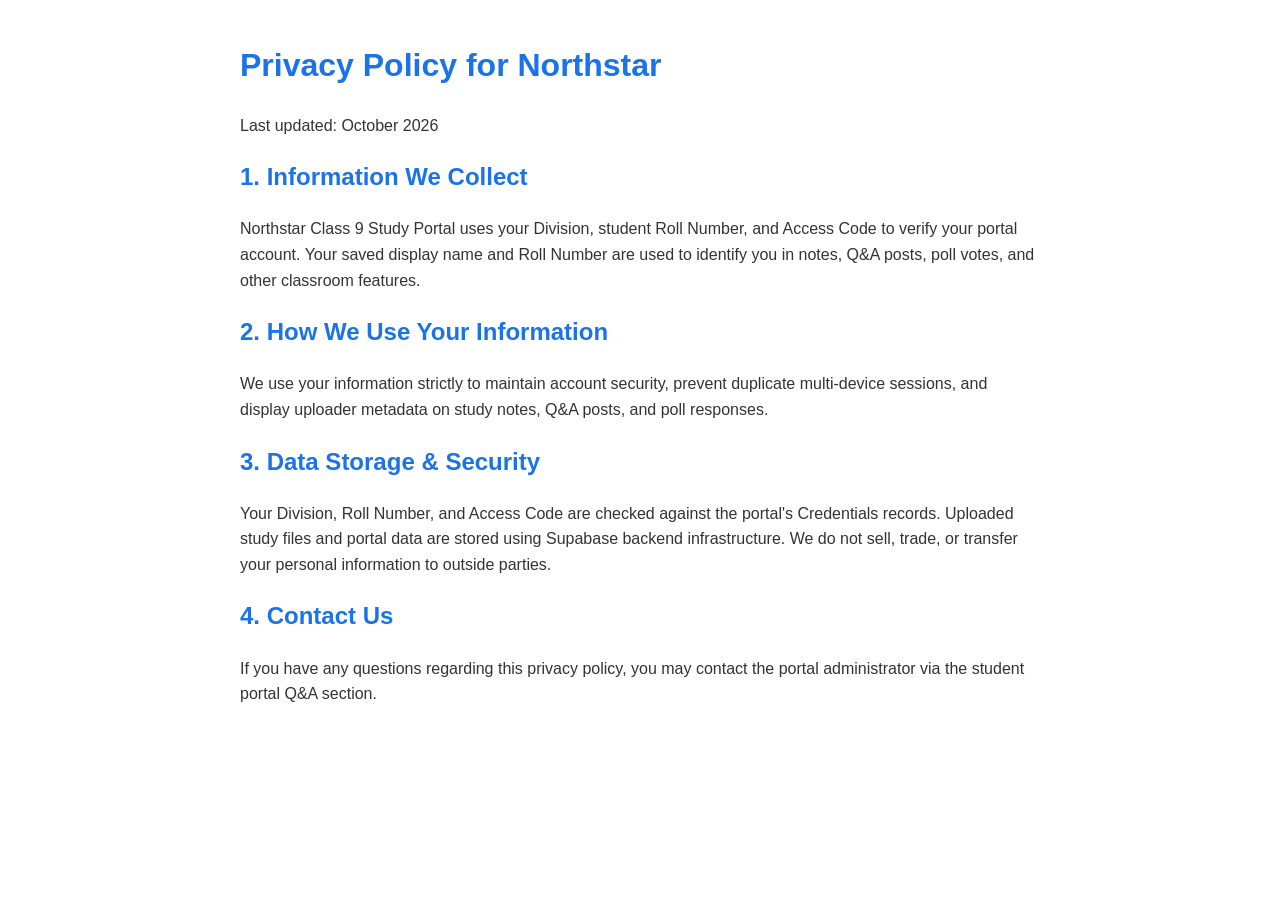
<file: privacy.html>
<!DOCTYPE html>
<html lang="en">
<head>
    <meta charset="UTF-8">
    <meta name="viewport" content="width=device-width, initial-scale=1.0">
    <title>Privacy Policy - Northstar Class 9 Portal</title>
    <style>
        body { font-family: sans-serif; line-height: 1.6; max-width: 800px; margin: 40px auto; padding: 0 20px; color: #333; }
        h1, h2 { color: #1a73e8; }
    </style>
</head>
<body>
    <h1>Privacy Policy for Northstar</h1>
    <p>Last updated: October 2026</p>
    
    <h2>1. Information We Collect</h2>
    <p>Northstar Class 9 Study Portal uses your Division, student Roll Number, and Access Code to verify your portal account. Your saved display name and Roll Number are used to identify you in notes, Q&amp;A posts, poll votes, and other classroom features.</p>

    <h2>2. How We Use Your Information</h2>
    <p>We use your information strictly to maintain account security, prevent duplicate multi-device sessions, and display uploader metadata on study notes, Q&A posts, and poll responses.</p>

    <h2>3. Data Storage & Security</h2>
    <p>Your Division, Roll Number, and Access Code are checked against the portal's Credentials records. Uploaded study files and portal data are stored using Supabase backend infrastructure. We do not sell, trade, or transfer your personal information to outside parties.</p>

    <h2>4. Contact Us</h2>
    <p>If you have any questions regarding this privacy policy, you may contact the portal administrator via the student portal Q&A section.</p>
</body>
</html>
</file>
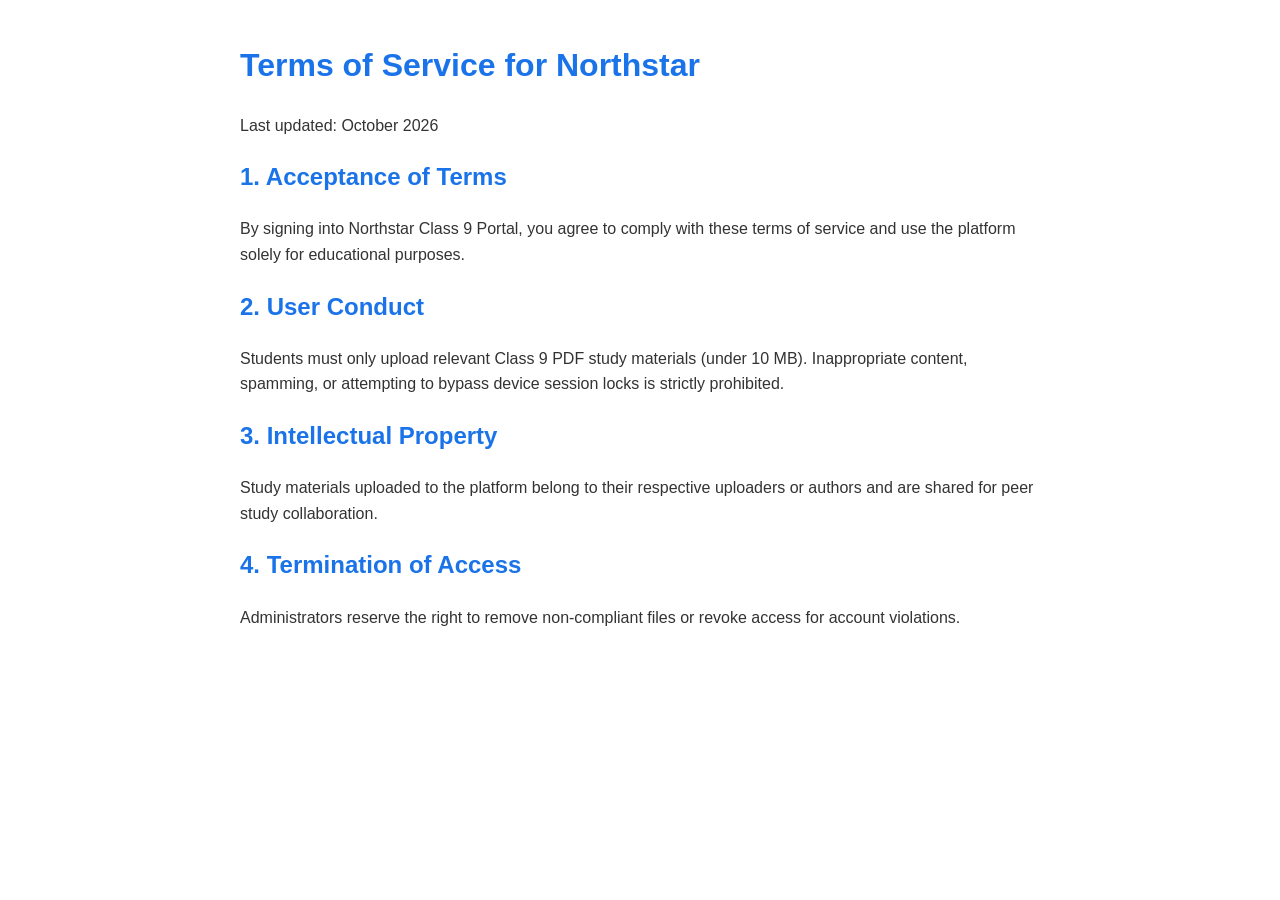
<file: terms.html>
<!DOCTYPE html>
<html lang="en">
<head>
    <meta charset="UTF-8">
    <meta name="viewport" content="width=device-width, initial-scale=1.0">
    <title>Terms of Service - Northstar Class 9 Portal</title>
    <style>
        body { font-family: sans-serif; line-height: 1.6; max-width: 800px; margin: 40px auto; padding: 0 20px; color: #333; }
        h1, h2 { color: #1a73e8; }
    </style>
</head>
<body>
    <h1>Terms of Service for Northstar</h1>
    <p>Last updated: October 2026</p>

    <h2>1. Acceptance of Terms</h2>
    <p>By signing into Northstar Class 9 Portal, you agree to comply with these terms of service and use the platform solely for educational purposes.</p>

    <h2>2. User Conduct</h2>
    <p>Students must only upload relevant Class 9 PDF study materials (under 10 MB). Inappropriate content, spamming, or attempting to bypass device session locks is strictly prohibited.</p>

    <h2>3. Intellectual Property</h2>
    <p>Study materials uploaded to the platform belong to their respective uploaders or authors and are shared for peer study collaboration.</p>

    <h2>4. Termination of Access</h2>
    <p>Administrators reserve the right to remove non-compliant files or revoke access for account violations.</p>
</body>
</html>
</file>
